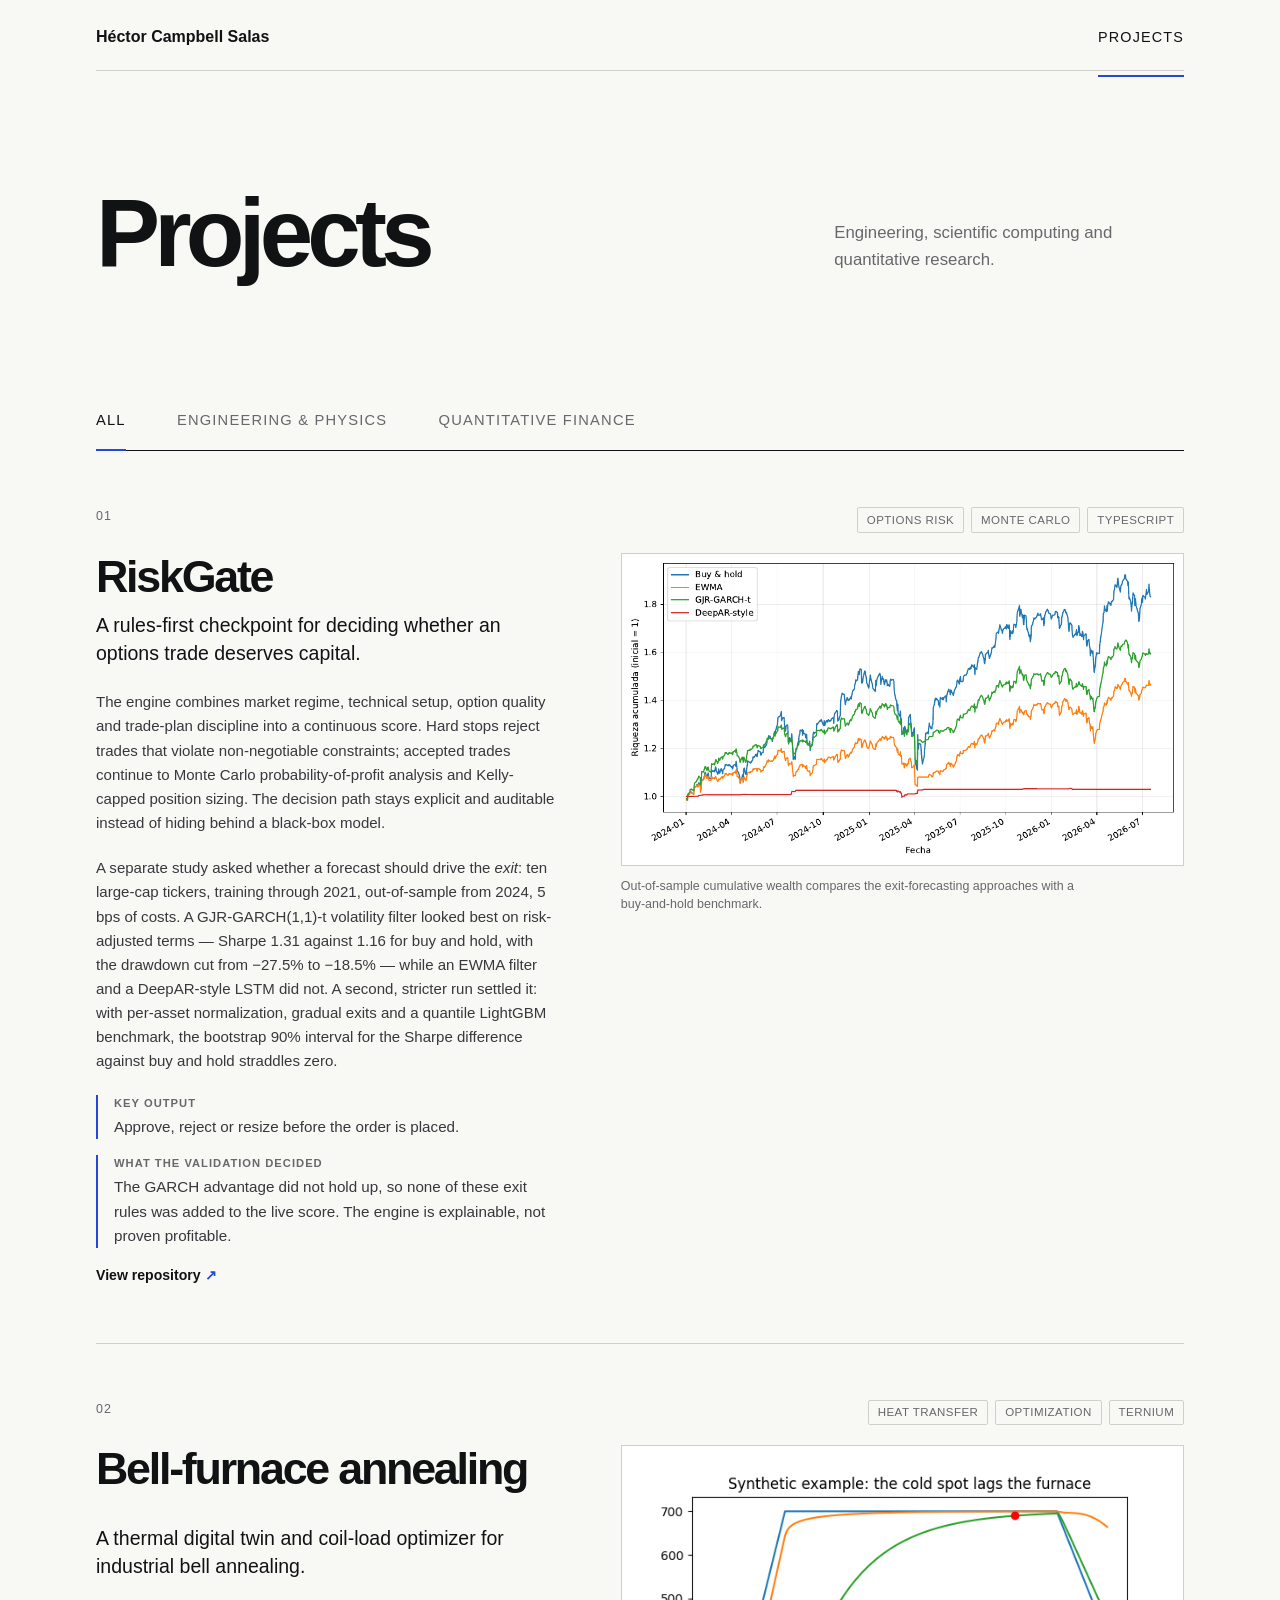
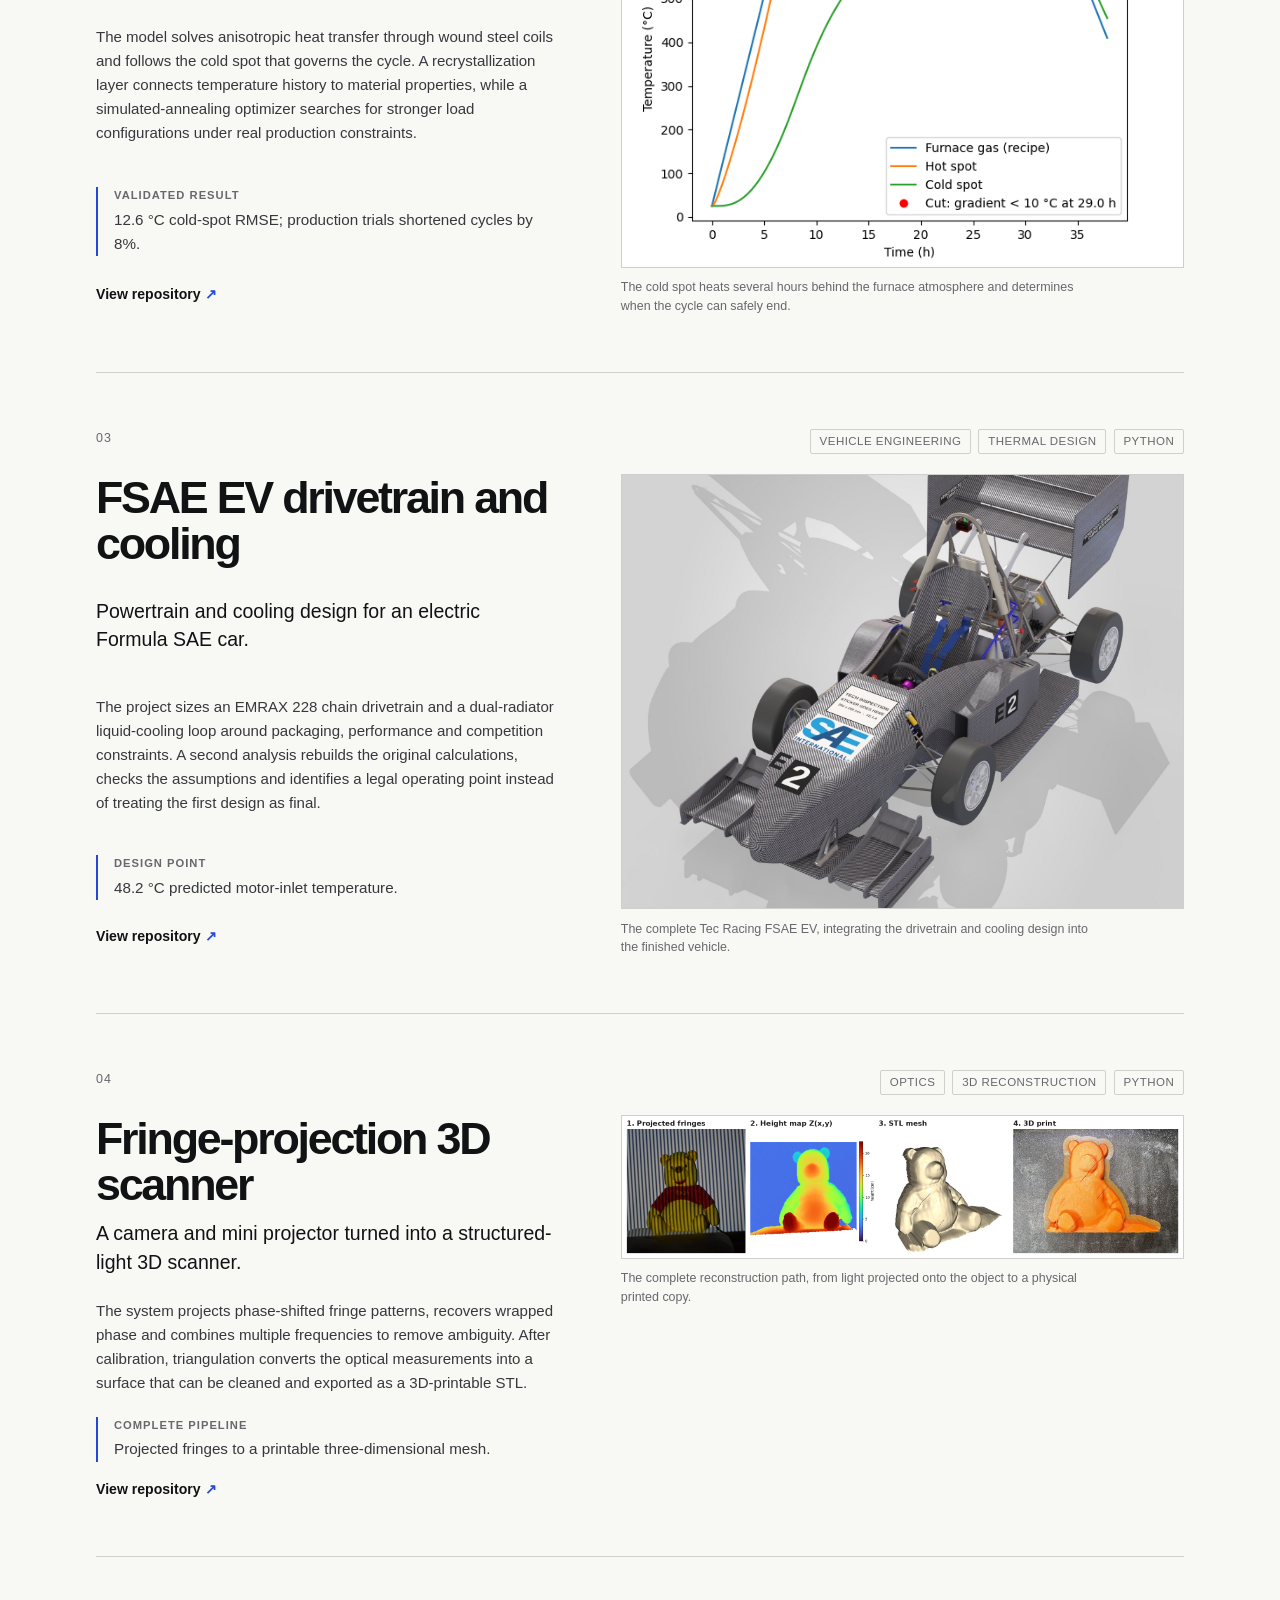
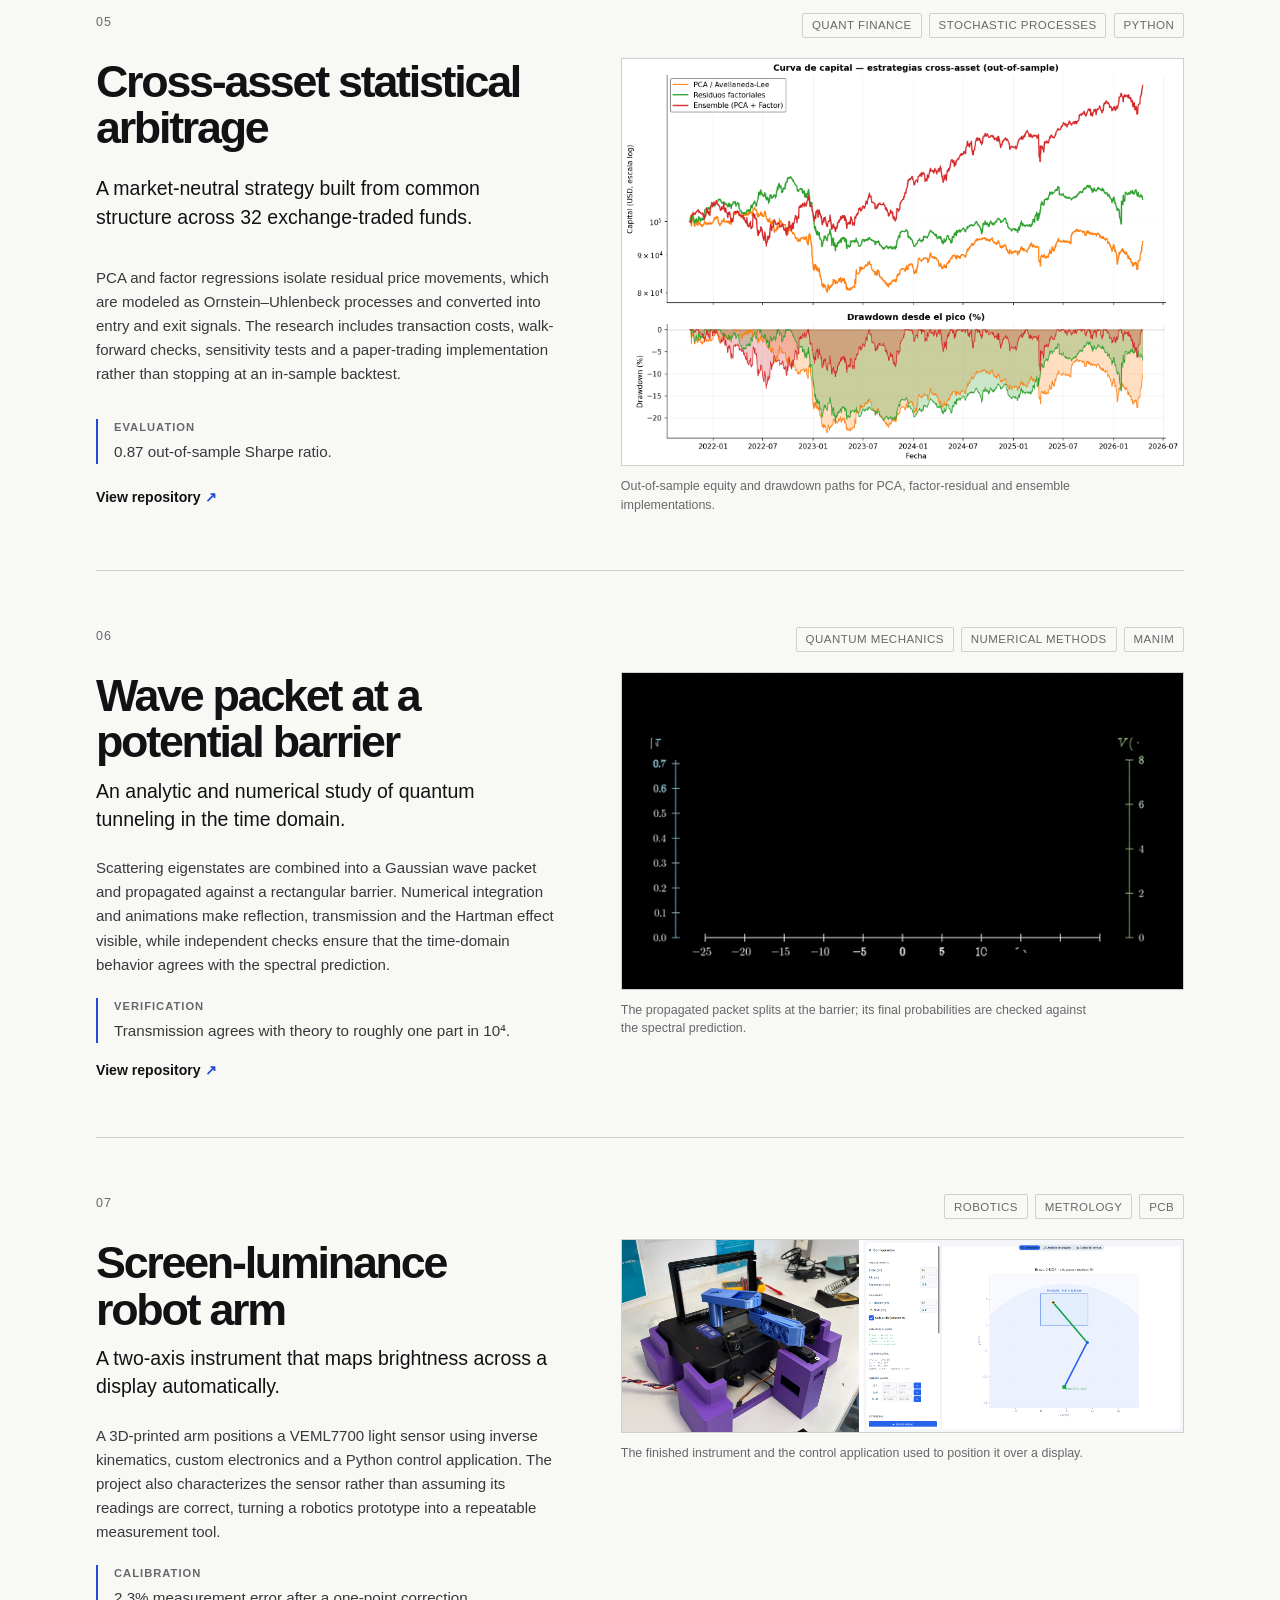
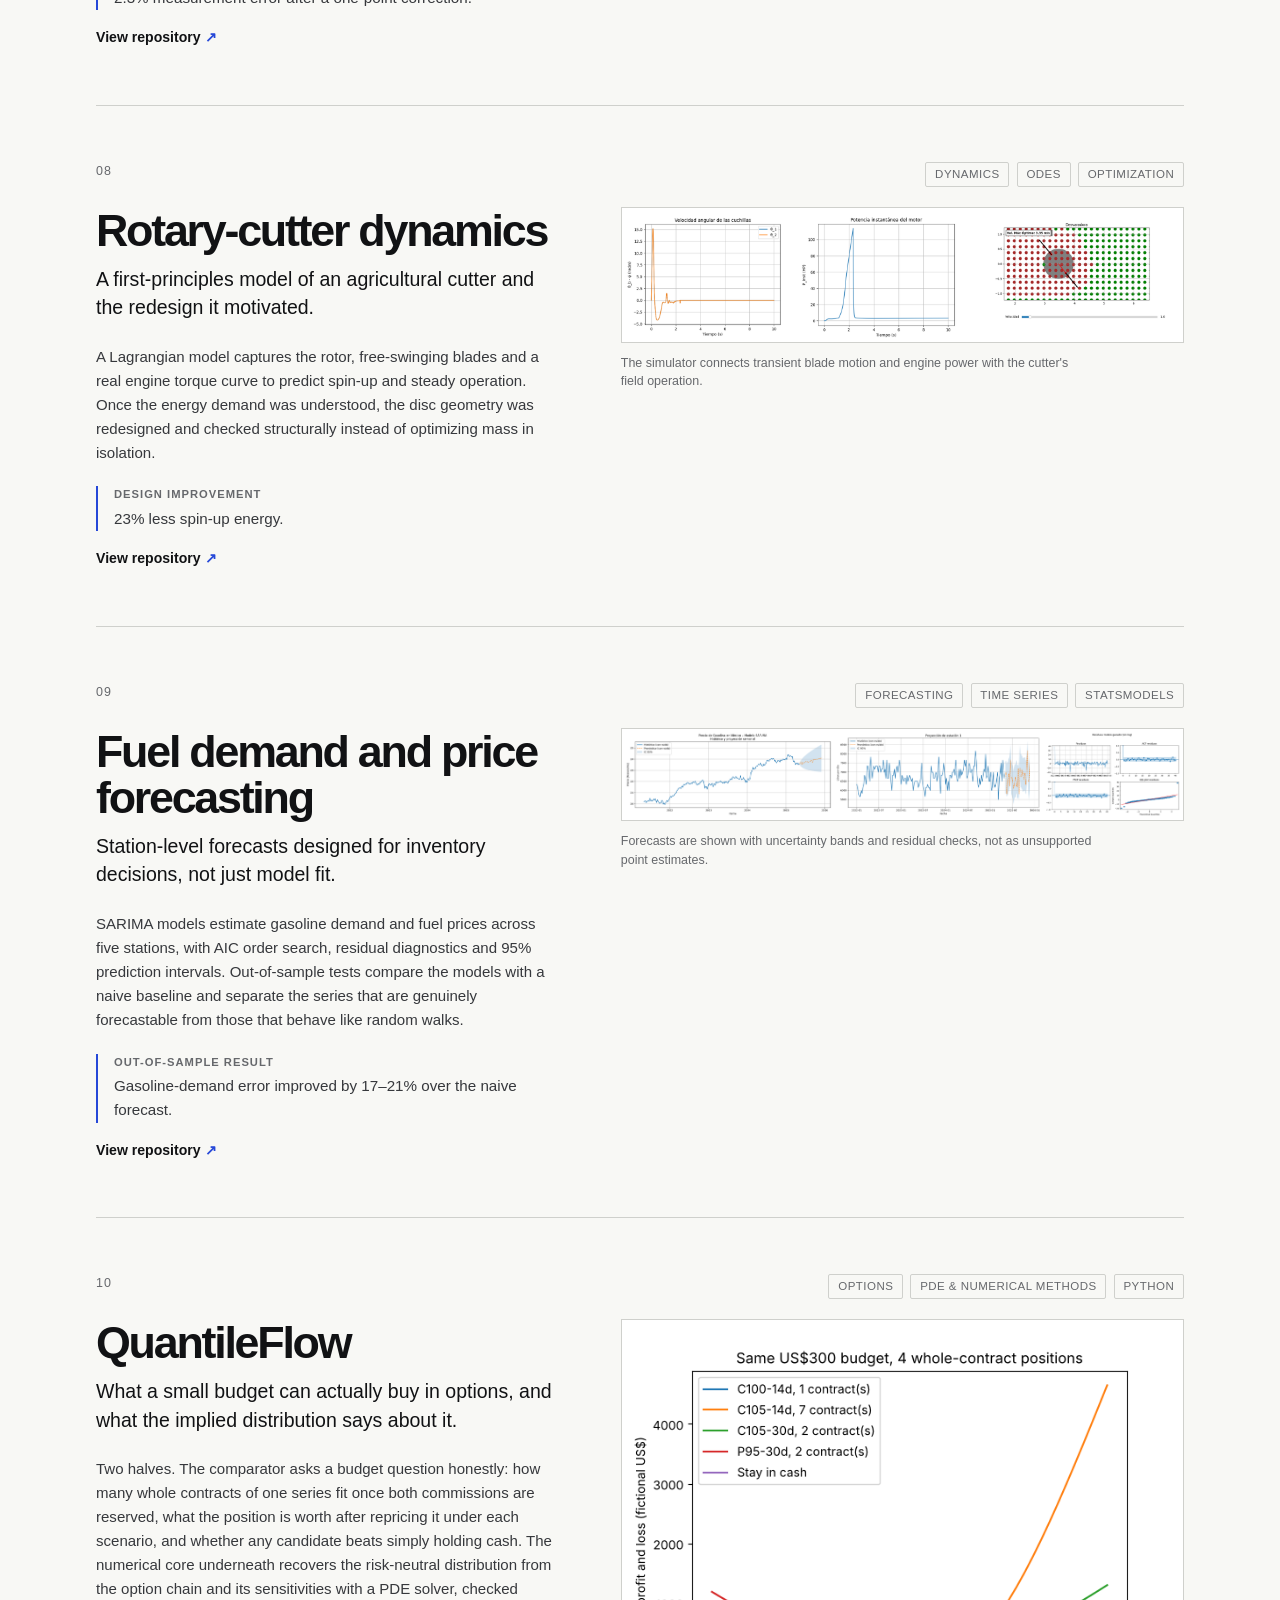
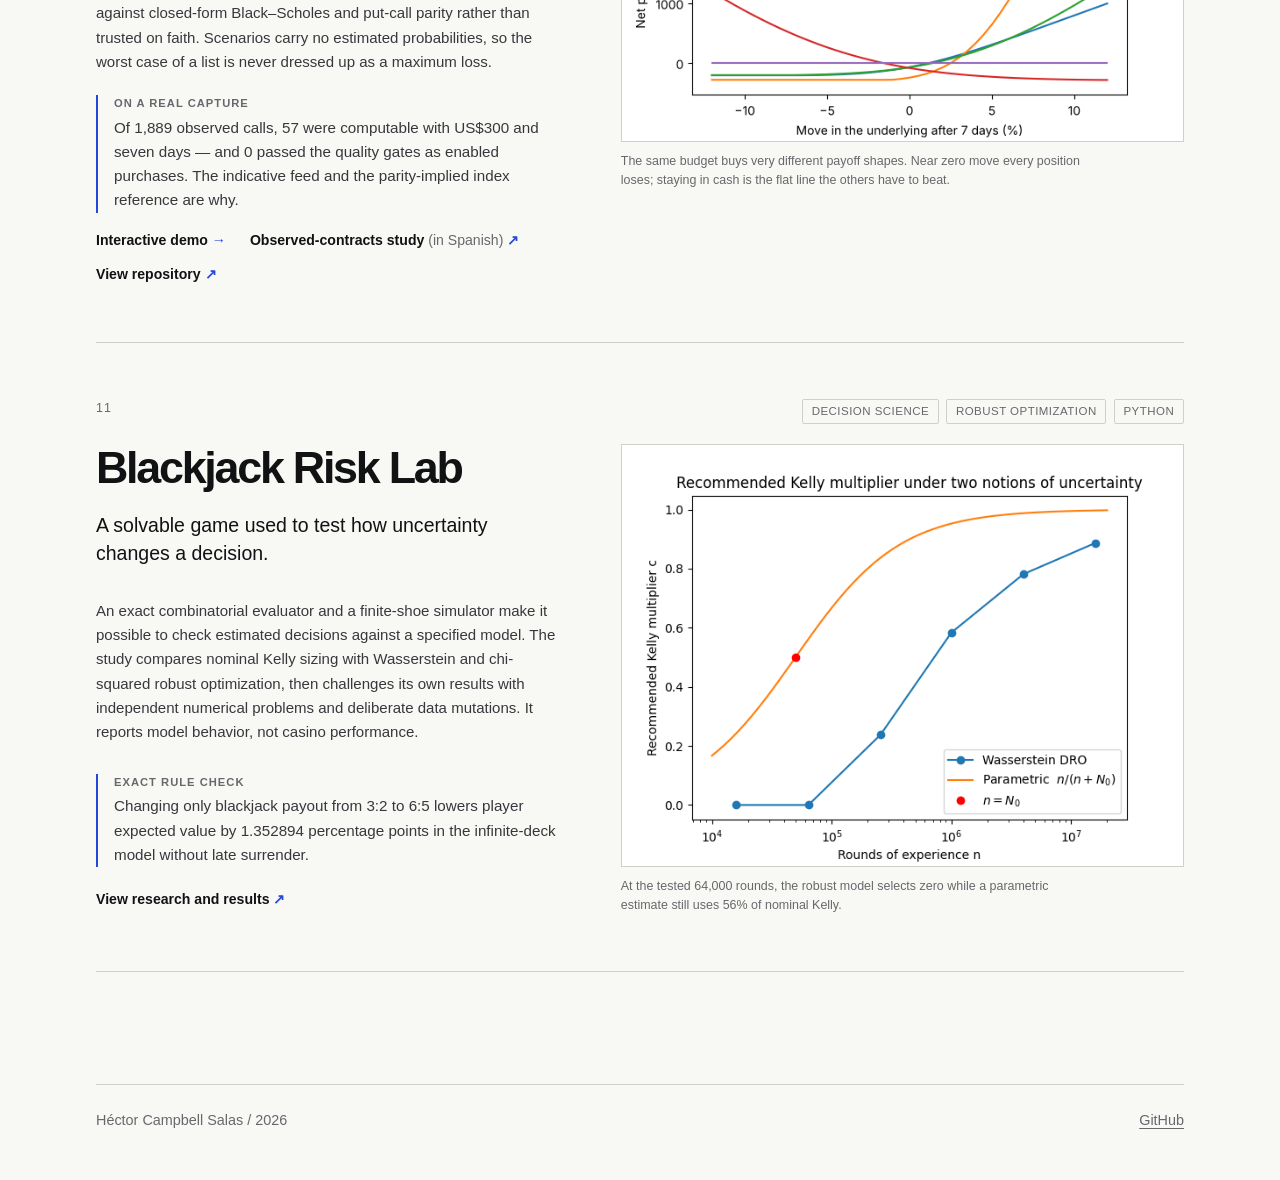
<file: index.html>
<!doctype html>
<html lang="en">
  <head>
    <meta charset="utf-8" />
    <meta name="viewport" content="width=device-width, initial-scale=1" />
    <meta name="description" content="Selected engineering, scientific computing and quantitative projects by Héctor Campbell Salas." />
    <meta name="theme-color" content="#f8f8f5" />
    <title>Projects — Héctor Campbell Salas</title>
    <link rel="icon" href="favicon.svg" type="image/svg+xml" />
    <link rel="stylesheet" href="styles.css" />
    <script src="script.js" defer></script>
  </head>
  <body>
    <a class="skip-link" href="#projects">Skip to projects</a>

    <header class="site-header">
      <a class="name" href="#projects">Héctor Campbell Salas</a>
      <nav class="tab-nav" aria-label="Portfolio section">
        <a href="#projects" aria-current="page">Projects</a>
      </nav>
    </header>

    <main id="projects" class="page-shell">
      <header class="view-heading">
        <h1>Projects</h1>
        <div class="heading-copy">
          <p>Engineering, scientific computing and quantitative research.</p>
        </div>
      </header>

      <div class="filters" role="group" aria-label="Filter projects">
        <button class="active" type="button" data-filter="all" aria-pressed="true">All</button>
        <button type="button" data-filter="technical" aria-pressed="false">Engineering &amp; Physics</button>
        <button type="button" data-filter="fin" aria-pressed="false">Quantitative Finance</button>
      </div>

      <div class="project-list">
        <article class="project" data-category="fin">
          <div class="project-topline">
            <span class="project-number">01</span>
            <ul class="tag-list" aria-label="RiskGate topics">
              <li>Options risk</li><li>Monte Carlo</li><li>TypeScript</li>
            </ul>
          </div>
          <h2>RiskGate</h2>
          <p class="project-lede">A rules-first checkpoint for deciding whether an options trade deserves capital.</p>
          <figure class="project-visual">
            <img src="assets/projects/riskgate-exit-forecasting.png" alt="Cumulative wealth comparison between buy and hold and EWMA, GJR-GARCH-t and DeepAR-style exit forecasts" loading="lazy" decoding="async" />
            <figcaption>Out-of-sample cumulative wealth compares the exit-forecasting approaches with a buy-and-hold benchmark.</figcaption>
          </figure>
          <div class="project-text">
          <p class="project-description">The engine combines market regime, technical setup, option quality and trade-plan discipline into a continuous score. Hard stops reject trades that violate non-negotiable constraints; accepted trades continue to Monte Carlo probability-of-profit analysis and Kelly-capped position sizing. The decision path stays explicit and auditable instead of hiding behind a black-box model.</p>
          <p class="project-description">A separate study asked whether a forecast should drive the <em>exit</em>: ten large-cap tickers, training through 2021, out-of-sample from 2024, 5 bps of costs. A GJR-GARCH(1,1)-t volatility filter looked best on risk-adjusted terms — Sharpe 1.31 against 1.16 for buy and hold, with the drawdown cut from −27.5% to −18.5% — while an EWMA filter and a DeepAR-style LSTM did not. A second, stricter run settled it: with per-asset normalization, gradual exits and a quantile LightGBM benchmark, the bootstrap 90% interval for the Sharpe difference against buy and hold straddles zero.</p>
          </div>
          <div class="project-bottom">
            <p class="project-result"><span>Key output</span> Approve, reject or resize before the order is placed.</p>
            <p class="project-result"><span>What the validation decided</span> The GARCH advantage did not hold up, so none of these exit rules was added to the live score. The engine is explainable, not proven profitable.</p>
            <a class="project-link" href="https://github.com/hectorcs23/riskgate-options-risk-engine" rel="noreferrer">View repository <span aria-hidden="true">↗</span></a>
          </div>
        </article>

        <article class="project" data-category="technical">
          <div class="project-topline">
            <span class="project-number">02</span>
            <ul class="tag-list" aria-label="Bell-furnace annealing topics">
              <li>Heat transfer</li><li>Optimization</li><li>Ternium</li>
            </ul>
          </div>
          <h2>Bell-furnace annealing</h2>
          <p class="project-lede">A thermal digital twin and coil-load optimizer for industrial bell annealing.</p>
          <figure class="project-visual">
            <img src="assets/projects/bell-coil-field.png" alt="Simulated temperature field in a steel coil and the cold-spot heating curve during annealing" loading="lazy" decoding="async" />
            <figcaption>The cold spot heats several hours behind the furnace atmosphere and determines when the cycle can safely end.</figcaption>
          </figure>
          <p class="project-description">The model solves anisotropic heat transfer through wound steel coils and follows the cold spot that governs the cycle. A recrystallization layer connects temperature history to material properties, while a simulated-annealing optimizer searches for stronger load configurations under real production constraints.</p>
          <div class="project-bottom">
            <p class="project-result"><span>Validated result</span> 12.6 °C cold-spot RMSE; production trials shortened cycles by 8%.</p>
            <a class="project-link" href="https://github.com/hectorcs23/bell-annealing-optimization" rel="noreferrer">View repository <span aria-hidden="true">↗</span></a>
          </div>
        </article>

        <article class="project" data-category="technical">
          <div class="project-topline">
            <span class="project-number">03</span>
            <ul class="tag-list" aria-label="FSAE project topics">
              <li>Vehicle engineering</li><li>Thermal design</li><li>Python</li>
            </ul>
          </div>
          <h2>FSAE EV drivetrain and cooling</h2>
          <p class="project-lede">Powertrain and cooling design for an electric Formula SAE car.</p>
          <figure class="project-visual project-visual--compact">
            <img src="assets/projects/fsae-car.jpg" alt="Complete carbon-fiber Formula SAE electric race car render" loading="lazy" decoding="async" />
            <figcaption>The complete Tec Racing FSAE EV, integrating the drivetrain and cooling design into the finished vehicle.</figcaption>
          </figure>
          <p class="project-description">The project sizes an EMRAX 228 chain drivetrain and a dual-radiator liquid-cooling loop around packaging, performance and competition constraints. A second analysis rebuilds the original calculations, checks the assumptions and identifies a legal operating point instead of treating the first design as final.</p>
          <div class="project-bottom">
            <p class="project-result"><span>Design point</span> 48.2 °C predicted motor-inlet temperature.</p>
            <a class="project-link" href="https://github.com/hectorcs23/fsae-ev-drivetrain-cooling" rel="noreferrer">View repository <span aria-hidden="true">↗</span></a>
          </div>
        </article>

        <article class="project" data-category="technical">
          <div class="project-topline">
            <span class="project-number">04</span>
            <ul class="tag-list" aria-label="3D scanner topics">
              <li>Optics</li><li>3D reconstruction</li><li>Python</li>
            </ul>
          </div>
          <h2>Fringe-projection 3D scanner</h2>
          <p class="project-lede">A camera and mini projector turned into a structured-light 3D scanner.</p>
          <figure class="project-visual">
            <img src="assets/projects/fringe-scanner.png" alt="Four stages of the scanner pipeline: projected fringes, height map, STL mesh and 3D print" loading="lazy" decoding="async" />
            <figcaption>The complete reconstruction path, from light projected onto the object to a physical printed copy.</figcaption>
          </figure>
          <p class="project-description">The system projects phase-shifted fringe patterns, recovers wrapped phase and combines multiple frequencies to remove ambiguity. After calibration, triangulation converts the optical measurements into a surface that can be cleaned and exported as a 3D-printable STL.</p>
          <div class="project-bottom">
            <p class="project-result"><span>Complete pipeline</span> Projected fringes to a printable three-dimensional mesh.</p>
            <a class="project-link" href="https://github.com/hectorcs23/fringe-projection-3d-reconstruction" rel="noreferrer">View repository <span aria-hidden="true">↗</span></a>
          </div>
        </article>

        <article class="project" data-category="fin">
          <div class="project-topline">
            <span class="project-number">05</span>
            <ul class="tag-list" aria-label="Statistical arbitrage topics">
              <li>Quant finance</li><li>Stochastic processes</li><li>Python</li>
            </ul>
          </div>
          <h2>Cross-asset statistical arbitrage</h2>
          <p class="project-lede">A market-neutral strategy built from common structure across 32 exchange-traded funds.</p>
          <figure class="project-visual">
            <img src="assets/projects/stat-arb-equity.png" alt="Out-of-sample equity and drawdown curves for three cross-asset statistical arbitrage strategies" loading="lazy" decoding="async" />
            <figcaption>Out-of-sample equity and drawdown paths for PCA, factor-residual and ensemble implementations.</figcaption>
          </figure>
          <p class="project-description">PCA and factor regressions isolate residual price movements, which are modeled as Ornstein–Uhlenbeck processes and converted into entry and exit signals. The research includes transaction costs, walk-forward checks, sensitivity tests and a paper-trading implementation rather than stopping at an in-sample backtest.</p>
          <div class="project-bottom">
            <p class="project-result"><span>Evaluation</span> 0.87 out-of-sample Sharpe ratio.</p>
            <a class="project-link" href="https://github.com/hectorcs23/cross-asset-stat-arb" rel="noreferrer">View repository <span aria-hidden="true">↗</span></a>
          </div>
        </article>

        <article class="project" data-category="technical">
          <div class="project-topline">
            <span class="project-number">06</span>
            <ul class="tag-list" aria-label="Wave-packet project topics">
              <li>Quantum mechanics</li><li>Numerical methods</li><li>Manim</li>
            </ul>
          </div>
          <h2>Wave packet at a potential barrier</h2>
          <p class="project-lede">An analytic and numerical study of quantum tunneling in the time domain.</p>
          <figure class="project-visual">
            <img src="assets/projects/wave-packet.gif" alt="Animated quantum wave packet splitting at a potential barrier into reflected and transmitted components" loading="lazy" decoding="async" />
            <figcaption>The propagated packet splits at the barrier; its final probabilities are checked against the spectral prediction.</figcaption>
          </figure>
          <p class="project-description">Scattering eigenstates are combined into a Gaussian wave packet and propagated against a rectangular barrier. Numerical integration and animations make reflection, transmission and the Hartman effect visible, while independent checks ensure that the time-domain behavior agrees with the spectral prediction.</p>
          <div class="project-bottom">
            <p class="project-result"><span>Verification</span> Transmission agrees with theory to roughly one part in 10⁴.</p>
            <a class="project-link" href="https://github.com/hectorcs23/wave-packet-potential-barrier" rel="noreferrer">View repository <span aria-hidden="true">↗</span></a>
          </div>
        </article>

        <article class="project" data-category="technical">
          <div class="project-topline">
            <span class="project-number">07</span>
            <ul class="tag-list" aria-label="Robot-arm project topics">
              <li>Robotics</li><li>Metrology</li><li>PCB</li>
            </ul>
          </div>
          <h2>Screen-luminance robot arm</h2>
          <p class="project-lede">A two-axis instrument that maps brightness across a display automatically.</p>
          <figure class="project-visual">
            <img src="assets/projects/luminance-arm.png" alt="The physical two-axis luminance robot beside its Python control and inverse-kinematics interface" loading="lazy" decoding="async" />
            <figcaption>The finished instrument and the control application used to position it over a display.</figcaption>
          </figure>
          <p class="project-description">A 3D-printed arm positions a VEML7700 light sensor using inverse kinematics, custom electronics and a Python control application. The project also characterizes the sensor rather than assuming its readings are correct, turning a robotics prototype into a repeatable measurement tool.</p>
          <div class="project-bottom">
            <p class="project-result"><span>Calibration</span> 2.3% measurement error after a one-point correction.</p>
            <a class="project-link" href="https://github.com/hectorcs23/screen-luminance-robot-arm" rel="noreferrer">View repository <span aria-hidden="true">↗</span></a>
          </div>
        </article>

        <article class="project" data-category="technical">
          <div class="project-topline">
            <span class="project-number">08</span>
            <ul class="tag-list" aria-label="Rotary-cutter project topics">
              <li>Dynamics</li><li>ODEs</li><li>Optimization</li>
            </ul>
          </div>
          <h2>Rotary-cutter dynamics</h2>
          <p class="project-lede">A first-principles model of an agricultural cutter and the redesign it motivated.</p>
          <figure class="project-visual">
            <img src="assets/projects/rotary-cutter.png" alt="Rotary-cutter simulator showing blade angular speed, engine power and field coverage" loading="lazy" decoding="async" />
            <figcaption>The simulator connects transient blade motion and engine power with the cutter's field operation.</figcaption>
          </figure>
          <p class="project-description">A Lagrangian model captures the rotor, free-swinging blades and a real engine torque curve to predict spin-up and steady operation. Once the energy demand was understood, the disc geometry was redesigned and checked structurally instead of optimizing mass in isolation.</p>
          <div class="project-bottom">
            <p class="project-result"><span>Design improvement</span> 23% less spin-up energy.</p>
            <a class="project-link" href="https://github.com/hectorcs23/rotary-cutter-dynamics" rel="noreferrer">View repository <span aria-hidden="true">↗</span></a>
          </div>
        </article>

        <article class="project" data-category="fin">
          <div class="project-topline">
            <span class="project-number">09</span>
            <ul class="tag-list" aria-label="Fuel forecasting project topics">
              <li>Forecasting</li><li>Time series</li><li>statsmodels</li>
            </ul>
          </div>
          <h2>Fuel demand and price forecasting</h2>
          <p class="project-lede">Station-level forecasts designed for inventory decisions, not just model fit.</p>
          <figure class="project-visual">
            <img src="assets/projects/sarima-forecast.png" alt="SARIMA price and demand forecasts with prediction intervals and residual diagnostics" loading="lazy" decoding="async" />
            <figcaption>Forecasts are shown with uncertainty bands and residual checks, not as unsupported point estimates.</figcaption>
          </figure>
          <p class="project-description">SARIMA models estimate gasoline demand and fuel prices across five stations, with AIC order search, residual diagnostics and 95% prediction intervals. Out-of-sample tests compare the models with a naive baseline and separate the series that are genuinely forecastable from those that behave like random walks.</p>
          <div class="project-bottom">
            <p class="project-result"><span>Out-of-sample result</span> Gasoline-demand error improved by 17–21% over the naive forecast.</p>
            <a class="project-link" href="https://github.com/hectorcs23/sarima-fuel-demand" rel="noreferrer">View repository <span aria-hidden="true">↗</span></a>
          </div>
        </article>

        <article class="project" data-category="fin">
          <div class="project-topline">
            <span class="project-number">10</span>
            <ul class="tag-list" aria-label="QuantileFlow topics">
              <li>Options</li><li>PDE &amp; numerical methods</li><li>Python</li>
            </ul>
          </div>
          <h2>QuantileFlow</h2>
          <p class="project-lede">What a small budget can actually buy in options, and what the implied distribution says about it.</p>
          <figure class="project-visual">
            <img src="assets/projects/quantileflow-budget.png" alt="Net profit and loss against the move in the underlying for four whole-contract option positions bought with the same US$300 budget, plus a flat line for staying in cash" loading="lazy" decoding="async" />
            <figcaption>The same budget buys very different payoff shapes. Near zero move every position loses; staying in cash is the flat line the others have to beat.</figcaption>
          </figure>
          <p class="project-description">Two halves. The comparator asks a budget question honestly: how many whole contracts of one series fit once both commissions are reserved, what the position is worth after repricing it under each scenario, and whether any candidate beats simply holding cash. The numerical core underneath recovers the risk-neutral distribution from the option chain and its sensitivities with a PDE solver, checked against closed-form Black–Scholes and put-call parity rather than trusted on faith. Scenarios carry no estimated probabilities, so the worst case of a list is never dressed up as a maximum loss.</p>
          <div class="project-bottom">
            <p class="project-result"><span>On a real capture</span> Of 1,889 observed calls, 57 were computable with US$300 and seven days — and 0 passed the quality gates as enabled purchases. The indicative feed and the parity-implied index reference are why.</p>
            <div class="project-links">
              <a class="project-link" href="demo/quantileflow/">Interactive demo <span aria-hidden="true">→</span></a>
              <a class="project-link" href="https://github.com/hectorcs23/QuantileFlow/blob/main/docs/CONTRATOS_OBSERVADOS_2026-11-06.md" rel="noreferrer">Observed-contracts study <span class="idioma">(in Spanish)</span> <span aria-hidden="true">↗</span></a>
              <a class="project-link" href="https://github.com/hectorcs23/QuantileFlow" rel="noreferrer">View repository <span aria-hidden="true">↗</span></a>
            </div>
          </div>
        </article>
        <article class="project" data-category="fin">
          <div class="project-topline">
            <span class="project-number">11</span>
            <ul class="tag-list" aria-label="Blackjack Risk Lab topics">
              <li>Decision science</li><li>Robust optimization</li><li>Python</li>
            </ul>
          </div>
          <h2>Blackjack Risk Lab</h2>
          <p class="project-lede">A solvable game used to test how uncertainty changes a decision.</p>
          <figure class="project-visual">
            <img src="assets/projects/blackjack-kelly.png" alt="Robust and parametric Kelly multipliers against simulated rounds on a logarithmic scale" loading="lazy" decoding="async" />
            <figcaption>At the tested 64,000 rounds, the robust model selects zero while a parametric estimate still uses 56% of nominal Kelly.</figcaption>
          </figure>
          <p class="project-description">An exact combinatorial evaluator and a finite-shoe simulator make it possible to check estimated decisions against a specified model. The study compares nominal Kelly sizing with Wasserstein and chi-squared robust optimization, then challenges its own results with independent numerical problems and deliberate data mutations. It reports model behavior, not casino performance.</p>
          <div class="project-bottom">
            <p class="project-result"><span>Exact rule check</span> Changing only blackjack payout from 3:2 to 6:5 lowers player expected value by 1.352894 percentage points in the infinite-deck model without late surrender.</p>
            <a class="project-link" href="https://github.com/hectorcs23/blackjack-risk-lab" rel="noreferrer">View research and results <span aria-hidden="true">↗</span></a>
          </div>
        </article>
      </div>
    </main>

    <footer>
      <p>Héctor Campbell Salas <span aria-hidden="true">/</span> 2026</p>
      <a href="https://github.com/hectorcs23" rel="noreferrer">GitHub</a>
    </footer>

  </body>
</html>
</file>
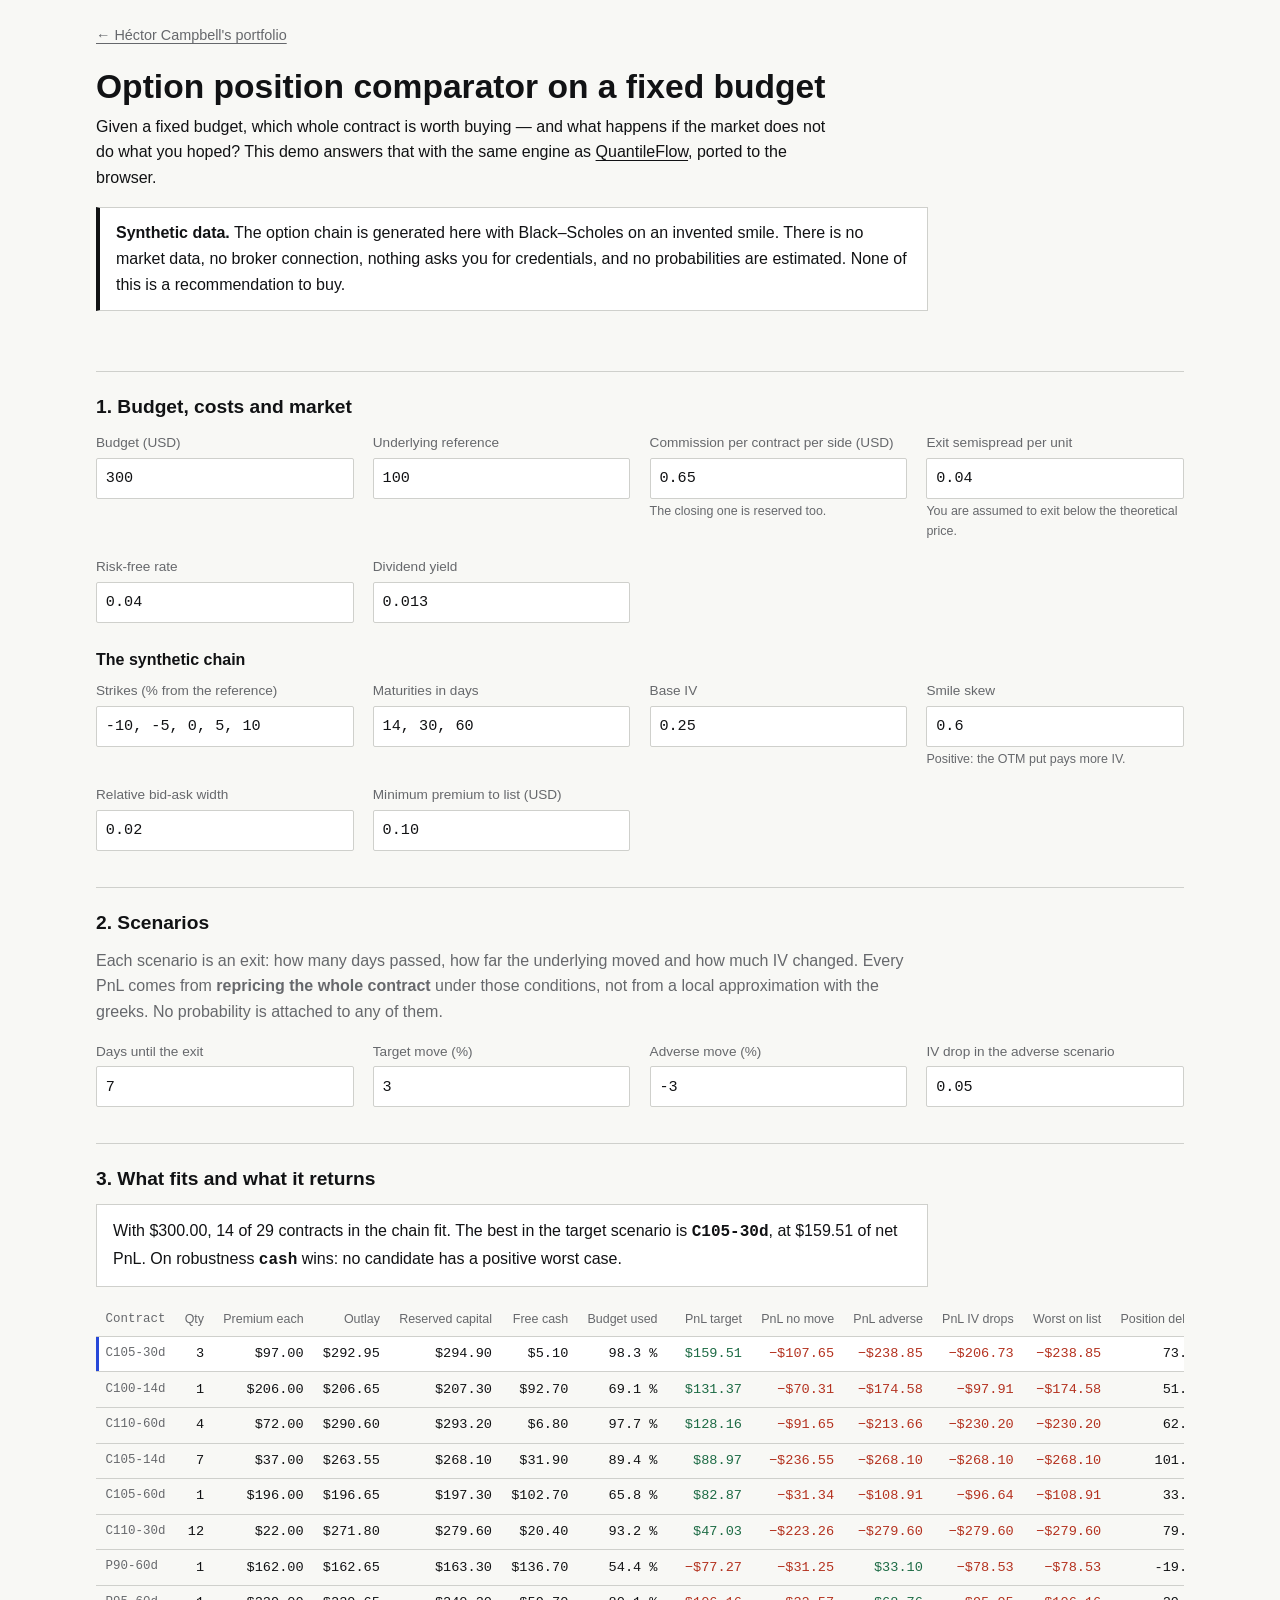
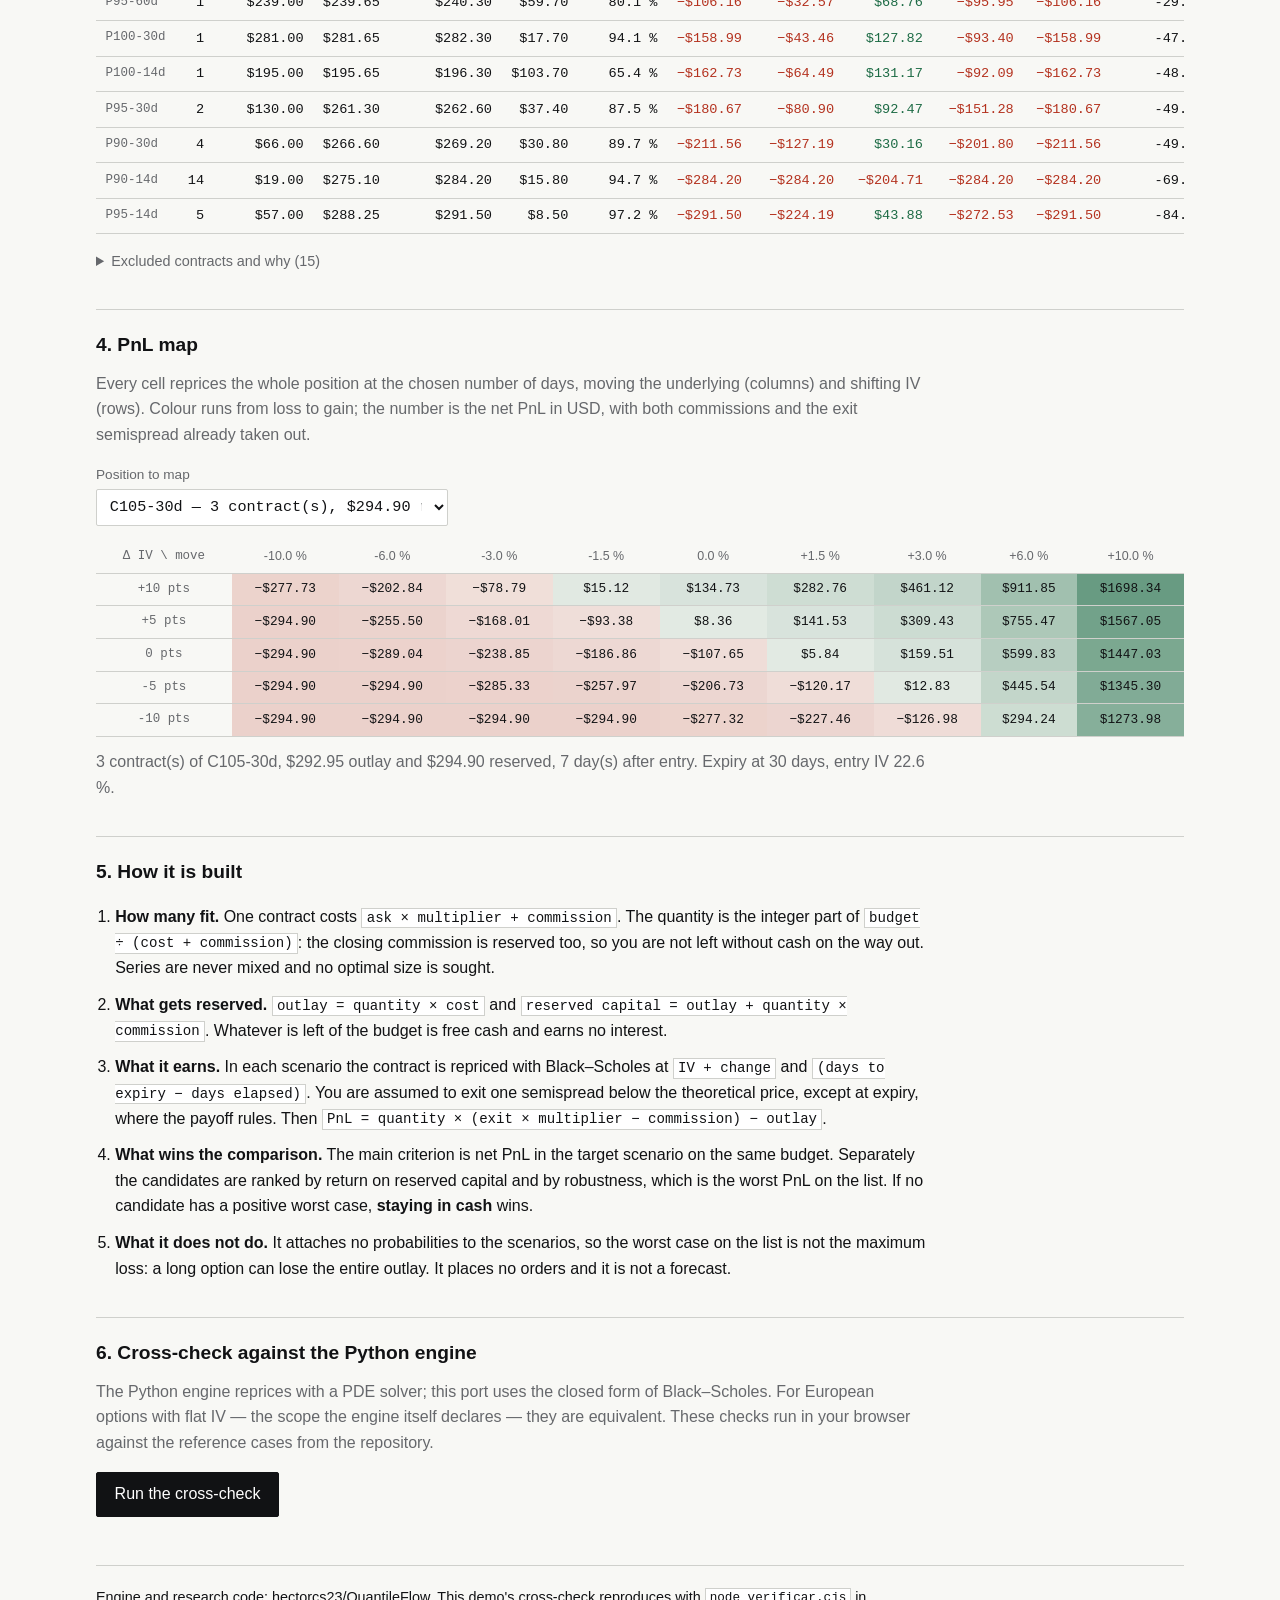
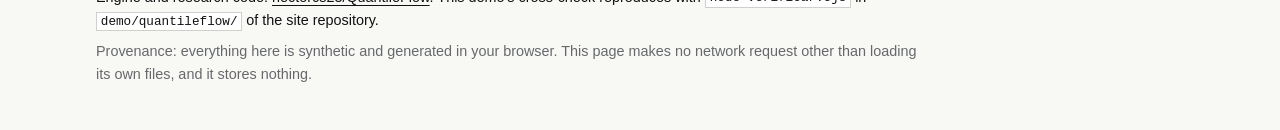
<file: demo/quantileflow/index.html>
<!doctype html>
<html lang="en">
<head>
<meta charset="utf-8" />
<meta name="viewport" content="width=device-width, initial-scale=1" />
<title>QuantileFlow — budget comparator</title>
<meta name="description" content="Synthetic demo of the option position comparator: whole contracts on a fixed budget, costs, cash and PnL maps. No market data and no broker connection." />
<link rel="icon" href="../../favicon.svg" />
<link rel="stylesheet" href="estilo.css" />
</head>
<body>
<a class="skip-link" href="#controles">Skip to the controls</a>

<header class="cabecera">
  <p class="volver"><a href="../../index.html">← Héctor Campbell's portfolio</a></p>
  <h1>Option position comparator on a fixed budget</h1>
  <p class="bajada">
    Given a fixed budget, which whole contract is worth buying — and what happens if the market
    does not do what you hoped? This demo answers that with the same engine as
    <a href="https://github.com/hectorcs23/QuantileFlow">QuantileFlow</a>, ported to the browser.
  </p>
  <p class="aviso" role="note">
    <strong>Synthetic data.</strong> The option chain is generated here with Black–Scholes on an
    invented smile. There is no market data, no broker connection, nothing asks you for credentials,
    and no probabilities are estimated. None of this is a recommendation to buy.
  </p>
</header>

<main>

<section id="controles" aria-labelledby="t-controles">
  <h2 id="t-controles">1. Budget, costs and market</h2>
  <div class="rejilla-campos">
    <label>Budget (USD)
      <input type="number" id="presupuesto" value="300" min="10" max="100000" step="10" />
    </label>
    <label>Underlying reference
      <input type="number" id="spot" value="100" min="1" max="100000" step="1" />
    </label>
    <label>Commission per contract per side (USD)
      <input type="number" id="comision" value="0.65" min="0" max="20" step="0.05" />
      <small>The closing one is reserved too.</small>
    </label>
    <label>Exit semispread per unit
      <input type="number" id="semispread" value="0.04" min="0" max="5" step="0.01" />
      <small>You are assumed to exit below the theoretical price.</small>
    </label>
    <label>Risk-free rate
      <input type="number" id="tasa" value="0.04" min="-0.05" max="0.5" step="0.005" />
    </label>
    <label>Dividend yield
      <input type="number" id="q" value="0.013" min="0" max="0.2" step="0.001" />
    </label>
  </div>

  <h3>The synthetic chain</h3>
  <div class="rejilla-campos">
    <label>Strikes (% from the reference)
      <input type="text" id="strikes" value="-10, -5, 0, 5, 10" />
    </label>
    <label>Maturities in days
      <input type="text" id="plazos" value="14, 30, 60" />
    </label>
    <label>Base IV
      <input type="number" id="iv-base" value="0.25" min="0.02" max="2" step="0.01" />
    </label>
    <label>Smile skew
      <input type="number" id="sesgo" value="0.6" min="-3" max="3" step="0.05" />
      <small>Positive: the OTM put pays more IV.</small>
    </label>
    <label>Relative bid-ask width
      <input type="number" id="ancho" value="0.02" min="0" max="0.5" step="0.005" />
    </label>
    <label>Minimum premium to list (USD)
      <input type="number" id="prima-min" value="0.10" min="0.01" max="50" step="0.05" />
    </label>
  </div>
</section>

<section aria-labelledby="t-escenarios">
  <h2 id="t-escenarios">2. Scenarios</h2>
  <p class="nota">
    Each scenario is an exit: how many days passed, how far the underlying moved and how much IV
    changed. Every PnL comes from <strong>repricing the whole contract</strong> under those
    conditions, not from a local approximation with the greeks. No probability is attached to any
    of them.
  </p>
  <div class="rejilla-campos">
    <label>Days until the exit
      <input type="number" id="dias" value="7" min="0" max="365" step="1" />
    </label>
    <label>Target move (%)
      <input type="number" id="mov-objetivo" value="3" min="-50" max="50" step="0.5" />
    </label>
    <label>Adverse move (%)
      <input type="number" id="mov-contrario" value="-3" min="-50" max="50" step="0.5" />
    </label>
    <label>IV drop in the adverse scenario
      <input type="number" id="caida-iv" value="0.05" min="0" max="0.5" step="0.01" />
    </label>
  </div>
  <p id="aviso-escenarios" class="error" role="alert" hidden></p>
</section>

<section aria-labelledby="t-resultados">
  <h2 id="t-resultados">3. What fits and what it returns</h2>
  <p id="resumen-decision" class="resumen"></p>
  <div class="tabla-envoltura">
    <table id="tabla" aria-describedby="t-resultados">
      <caption class="sr">Candidates on the same budget: whole quantity, reserved capital and PnL per scenario</caption>
      <thead><tr id="encabezado"></tr></thead>
      <tbody id="cuerpo"></tbody>
    </table>
  </div>
  <details id="det-excluidos">
    <summary>Excluded contracts and why (<span id="n-excluidos">0</span>)</summary>
    <ul id="excluidos"></ul>
  </details>
</section>

<section aria-labelledby="t-mapa">
  <h2 id="t-mapa">4. PnL map</h2>
  <p class="nota">
    Every cell reprices the whole position at the chosen number of days, moving the underlying
    (columns) and shifting IV (rows). Colour runs from loss to gain; the number is the net PnL in
    USD, with both commissions and the exit semispread already taken out.
  </p>
  <label class="campo-suelto">Position to map
    <select id="sel-posicion"></select>
  </label>
  <div id="mapa" class="mapa" role="img" aria-labelledby="t-mapa"></div>
  <p id="mapa-pie" class="nota pie"></p>
</section>

<section aria-labelledby="t-como">
  <h2 id="t-como">5. How it is built</h2>
  <ol class="explicacion">
    <li><strong>How many fit.</strong> One contract costs
      <code>ask × multiplier + commission</code>. The quantity is the integer part of
      <code>budget ÷ (cost + commission)</code>: the closing commission is reserved too, so you are
      not left without cash on the way out. Series are never mixed and no optimal size is sought.</li>
    <li><strong>What gets reserved.</strong> <code>outlay = quantity × cost</code> and
      <code>reserved capital = outlay + quantity × commission</code>. Whatever is left of the budget
      is free cash and earns no interest.</li>
    <li><strong>What it earns.</strong> In each scenario the contract is repriced with
      Black–Scholes at <code>IV + change</code> and
      <code>(days to expiry − days elapsed)</code>. You are assumed to exit one semispread below
      the theoretical price, except at expiry, where the payoff rules. Then
      <code>PnL = quantity × (exit × multiplier − commission) − outlay</code>.</li>
    <li><strong>What wins the comparison.</strong> The main criterion is net PnL in the target
      scenario on the same budget. Separately the candidates are ranked by return on reserved
      capital and by robustness, which is the worst PnL on the list. If no candidate has a positive
      worst case, <strong>staying in cash</strong> wins.</li>
    <li><strong>What it does not do.</strong> It attaches no probabilities to the scenarios, so the
      worst case on the list is not the maximum loss: a long option can lose the entire outlay. It
      places no orders and it is not a forecast.</li>
  </ol>
</section>

<section aria-labelledby="t-validacion">
  <h2 id="t-validacion">6. Cross-check against the Python engine</h2>
  <p class="nota">
    The Python engine reprices with a PDE solver; this port uses the closed form of Black–Scholes.
    For European options with flat IV — the scope the engine itself declares — they are equivalent.
    These checks run in your browser against the reference cases from the repository.
  </p>
  <button type="button" id="btn-validar">Run the cross-check</button>
  <div id="validacion" class="validacion" aria-live="polite"></div>
</section>

</main>

<footer class="pie-sitio">
  <p>
    Engine and research code:
    <a href="https://github.com/hectorcs23/QuantileFlow">hectorcs23/QuantileFlow</a>.
    This demo's cross-check reproduces with <code>node verificar.cjs</code> in
    <code>demo/quantileflow/</code> of the site repository.
  </p>
  <p class="nota">
    Provenance: everything here is synthetic and generated in your browser. This page makes no
    network request other than loading its own files, and it stores nothing.
  </p>
</footer>

<script src="motor.js"></script>
<script src="app.js"></script>
</body>
</html>
</file>
<file: styles.css>
:root {
  color-scheme: light;
  --paper: #f8f8f5;
  --white: #ffffff;
  --ink: #111214;
  --muted: #66686c;
  --line: #cfd0cc;
  --accent: #2648d8;
  --sans: Arial, Helvetica, sans-serif;
}

* { box-sizing: border-box; }
html { scroll-behavior: smooth; }

body {
  margin: 0;
  background: var(--paper);
  color: var(--ink);
  font-family: var(--sans);
  font-size: 1rem;
  line-height: 1.6;
  text-rendering: optimizeLegibility;
}

a { color: inherit; text-decoration-thickness: 1px; text-underline-offset: 0.2em; }
a:hover { color: var(--accent); }
:focus-visible { outline: 3px solid var(--accent); outline-offset: 4px; }
[hidden] { display: none !important; }

.skip-link {
  position: fixed;
  top: 0.75rem;
  left: 0.75rem;
  z-index: 10;
  padding: 0.65rem 0.9rem;
  background: var(--ink);
  color: var(--white);
  transform: translateY(-160%);
}

.skip-link:focus { transform: translateY(0); }

.site-header {
  width: min(100% - 2rem, 68rem);
  margin: 0 auto;
  padding: 1.25rem 0 1rem;
  display: flex;
  align-items: center;
  justify-content: space-between;
  gap: 2rem;
  border-bottom: 1px solid var(--line);
}

.name { font-weight: 700; text-decoration: none; }

.tab-nav a {
  position: relative;
  display: inline-block;
  padding: 0.35rem 0;
  color: var(--ink);
  font-size: 0.9rem;
  letter-spacing: 0.08em;
  text-decoration: none;
  text-transform: uppercase;
}

.tab-nav a::after {
  content: "";
  position: absolute;
  right: 0;
  bottom: -1.42rem;
  left: 0;
  height: 2px;
  background: var(--accent);
}

.page-shell {
  width: min(100% - 2rem, 68rem);
  min-height: calc(100vh - 10rem);
  margin: 0 auto;
  padding: clamp(4.5rem, 9vw, 7.5rem) 0 7rem;
}

h1, h2, p { margin-top: 0; }

.view-heading {
  display: grid;
  grid-template-columns: minmax(0, 1fr) minmax(14rem, 0.55fr);
  align-items: end;
  gap: clamp(3rem, 8vw, 7rem);
  margin-bottom: clamp(5rem, 10vw, 8rem);
}

.view-heading h1 {
  margin-bottom: 0;
  font-size: clamp(3.4rem, 7.5vw, 6rem);
  font-weight: 700;
  letter-spacing: -0.06em;
  line-height: 0.98;
}

.heading-copy > p {
  max-width: 30ch;
  margin-bottom: 0.4rem;
  color: var(--muted);
  font-size: 1.05rem;
}

.filters {
  display: flex;
  align-items: flex-end;
  gap: clamp(2rem, 4vw, 3.25rem);
  margin-bottom: 0;
  border-bottom: 1px solid var(--ink);
}

.filters button {
  position: relative;
  padding: 0 0 1.15rem;
  border: 0;
  background: transparent;
  color: var(--muted);
  font: inherit;
  font-size: 0.92rem;
  letter-spacing: 0.08em;
  text-transform: uppercase;
  cursor: pointer;
}

.filters button:hover { color: var(--ink); }

.filters button.active {
  color: var(--ink);
}

.filters button.active::after {
  content: "";
  position: absolute;
  right: 0;
  bottom: -1px;
  left: 0;
  height: 2px;
  background: var(--accent);
}

.project-list { border-top: 0; }

.project {
  display: grid;
  grid-template-columns: minmax(0, 0.9fr) minmax(22rem, 1.1fr);
  grid-template-areas:
    "topline topline"
    "title visual"
    "lede visual"
    "description visual"
    "bottom visual";
  column-gap: clamp(2rem, 5vw, 4rem);
  max-width: none;
  padding: clamp(2.25rem, 4.5vw, 3.5rem) 0;
  border-bottom: 1px solid var(--line);
}

.project-topline {
  grid-area: topline;
  display: flex;
  align-items: flex-start;
  justify-content: space-between;
  gap: 1.5rem;
  margin-bottom: 1.25rem;
}

.project-number {
  color: var(--muted);
  font-size: 0.78rem;
  letter-spacing: 0.08em;
}

.tag-list {
  display: flex;
  flex-wrap: wrap;
  justify-content: flex-end;
  gap: 0.45rem;
  margin: 0;
  padding: 0;
  list-style: none;
}

.tag-list li {
  padding: 0.2rem 0.55rem;
  border: 1px solid var(--line);
  border-radius: 2px;
  color: var(--muted);
  font-size: 0.72rem;
  letter-spacing: 0.04em;
  line-height: 1.45;
  text-transform: uppercase;
}

.project h2 {
  grid-area: title;
  max-width: 24ch;
  margin-bottom: 0.75rem;
  font-size: clamp(2rem, 3.5vw, 3.1rem);
  line-height: 1.03;
  letter-spacing: -0.05em;
}

.project-lede {
  grid-area: lede;
  max-width: 48ch;
  margin-bottom: 0.8rem;
  font-size: clamp(1.05rem, 1.7vw, 1.22rem);
  line-height: 1.45;
}

.project-visual {
  grid-area: visual;
  max-width: none;
  margin: 0;
}

.project-visual--compact { max-width: none; }

.project-visual img {
  display: block;
  width: 100%;
  height: auto;
  border: 1px solid var(--line);
  background: var(--white);
}

.project-visual figcaption {
  max-width: 68ch;
  margin-top: 0.65rem;
  color: var(--muted);
  font-size: 0.78rem;
  line-height: 1.5;
}

.project-description {
  grid-area: description;
  max-width: 67ch;
  margin: 0.65rem 0 1.35rem;
  color: #36383c;
  font-size: 0.94rem;
}

.project-bottom {
  grid-area: bottom;
  display: grid;
  grid-template-columns: 1fr;
  align-items: start;
  gap: 1rem;
}

.project-result {
  max-width: 44rem;
  margin: 0;
  padding-left: 1rem;
  border-left: 2px solid var(--accent);
  color: #36383c;
  font-size: 0.95rem;
}

.project-result span {
  display: block;
  margin-bottom: 0.15rem;
  color: var(--muted);
  font-size: 0.7rem;
  font-weight: 700;
  letter-spacing: 0.09em;
  text-transform: uppercase;
}

.project-link {
  white-space: nowrap;
  color: var(--ink);
  font-size: 0.88rem;
  font-weight: 700;
  text-decoration: none;
}

.project-link span { color: var(--accent); }

footer {
  width: min(100% - 2rem, 68rem);
  margin: 0 auto;
  padding: 1.5rem 0 3rem;
  display: flex;
  justify-content: space-between;
  gap: 1rem;
  border-top: 1px solid var(--line);
  color: var(--muted);
  font-size: 0.9rem;
}

footer p { margin: 0; }

@media (max-width: 860px) {
  .project {
    display: block;
    max-width: 44rem;
  }

  .project-visual {
    max-width: 40rem;
    margin: 1.5rem 0;
  }
}

@media (max-width: 620px) {
  .site-header { gap: 1rem; }
  .name { font-size: 0.95rem; }
  .tab-nav a { font-size: 0.8rem; }
  .view-heading { grid-template-columns: 1fr; gap: 1.25rem; margin-bottom: 4rem; }
  .heading-copy > p { margin-bottom: 0; }
  .filters {
    gap: 1.8rem;
    overflow-x: auto;
    scrollbar-width: none;
  }
  .filters::-webkit-scrollbar { display: none; }
  .filters button { flex: 0 0 auto; font-size: 0.76rem; }
  .project { padding: 2.5rem 0; }
  .project-topline { display: block; }
  .project-number { display: block; margin-bottom: 0.8rem; }
  .tag-list { justify-content: flex-start; }
  .project-visual { margin-top: 1.6rem; }
  .project-bottom { grid-template-columns: 1fr; align-items: start; gap: 1.4rem; }
  footer { display: block; }
  footer a { display: inline-block; margin-top: 0.4rem; }
}

@media (prefers-reduced-motion: reduce) { html { scroll-behavior: auto; } }

.project-links {
  display: flex;
  flex-wrap: wrap;
  gap: 0.75rem 1.5rem;
}

.project-text { grid-area: description; }
.project-text .project-description { max-width: 67ch; }

.project-link .idioma { color: var(--muted); font-weight: 400; }
</file>
<file: demo/quantileflow/estilo.css>
/* QuantileFlow demo. Same design tokens as the portfolio so it reads as
   part of the same site. */
:root {
  color-scheme: light;
  --paper: #f8f8f5;
  --white: #ffffff;
  --ink: #111214;
  --muted: #66686c;
  --line: #cfd0cc;
  --accent: #2648d8;
  --perdida: #b4321f;
  --ganancia: #1d6b45;
  --sans: Arial, Helvetica, sans-serif;
  --mono: ui-monospace, "SFMono-Regular", Menlo, Consolas, monospace;
}

* { box-sizing: border-box; }

body {
  margin: 0;
  background: var(--paper);
  color: var(--ink);
  font-family: var(--sans);
  font-size: 1rem;
  line-height: 1.6;
  text-rendering: optimizeLegibility;
}

a { color: inherit; text-decoration-thickness: 1px; text-underline-offset: 0.2em; }
a:hover { color: var(--accent); }
:focus-visible { outline: 3px solid var(--accent); outline-offset: 3px; }
[hidden] { display: none !important; }

.sr {
  position: absolute; width: 1px; height: 1px; padding: 0;
  overflow: hidden; clip: rect(0 0 0 0); white-space: nowrap; border: 0;
}

.skip-link {
  position: fixed; top: 0.75rem; left: 0.75rem; z-index: 10;
  padding: 0.65rem 0.9rem; background: var(--ink); color: var(--white);
  transform: translateY(-160%);
}
.skip-link:focus { transform: translateY(0); }

.cabecera, main, .pie-sitio {
  width: min(100% - 2rem, 68rem);
  margin: 0 auto;
}

.cabecera { padding: 1.5rem 0 0.5rem; }
.volver { margin: 0 0 1.25rem; font-size: 0.9rem; color: var(--muted); }
h1 { margin: 0 0 0.4rem; font-size: clamp(1.5rem, 4vw, 2.1rem); line-height: 1.2; }
.bajada { margin: 0 0 1rem; max-width: 46rem; }

.aviso {
  margin: 0 0 1rem;
  padding: 0.8rem 1rem;
  background: var(--white);
  border: 1px solid var(--line);
  border-left: 4px solid var(--ink);
  max-width: 52rem;
}

section {
  margin: 2.25rem 0;
  padding-top: 1.25rem;
  border-top: 1px solid var(--line);
}
h2 { margin: 0 0 0.6rem; font-size: 1.2rem; }
h3 { margin: 1.5rem 0 0.5rem; font-size: 1rem; }
.nota { color: var(--muted); max-width: 52rem; margin: 0 0 1rem; }
.pie { margin-top: 0.75rem; }
.error { color: var(--perdida); font-weight: bold; }

.rejilla-campos {
  display: grid;
  grid-template-columns: repeat(auto-fit, minmax(14rem, 1fr));
  gap: 0.9rem 1.2rem;
}

label { display: block; font-size: 0.85rem; color: var(--muted); }
.campo-suelto { max-width: 22rem; margin-bottom: 1rem; }
input, select {
  display: block; width: 100%; margin-top: 0.25rem;
  padding: 0.45rem 0.55rem;
  font: inherit; font-family: var(--mono); font-size: 0.95rem;
  color: var(--ink); background: var(--white);
  border: 1px solid var(--line); border-radius: 2px;
}
label small { display: block; margin-top: 0.2rem; font-size: 0.78rem; }

button {
  padding: 0.55rem 1.1rem;
  font: inherit;
  color: var(--white); background: var(--ink);
  border: 1px solid var(--ink); border-radius: 2px; cursor: pointer;
}
button:hover { background: var(--accent); border-color: var(--accent); }

.resumen {
  padding: 0.8rem 1rem; margin: 0 0 1rem;
  background: var(--white); border: 1px solid var(--line);
  max-width: 52rem;
}
.resumen strong { font-family: var(--mono); }

.tabla-envoltura { overflow-x: auto; }
table { border-collapse: collapse; width: 100%; font-size: 0.85rem; }
th, td {
  padding: 0.4rem 0.6rem; text-align: right;
  border-bottom: 1px solid var(--line); white-space: nowrap;
}
th { text-align: right; font-size: 0.78rem; color: var(--muted); font-weight: normal; }
th:first-child, td:first-child { text-align: left; font-family: var(--mono); }
tbody tr:hover { background: var(--white); }
tr.mejor { background: var(--white); box-shadow: inset 3px 0 0 var(--accent); }
td.num { font-family: var(--mono); }
td.neg { color: var(--perdida); }
td.pos { color: var(--ganancia); }

details { margin-top: 1rem; font-size: 0.9rem; }
summary { cursor: pointer; color: var(--muted); }
#excluidos { font-family: var(--mono); font-size: 0.85rem; }

.mapa { overflow-x: auto; }
.mapa table { font-size: 0.8rem; }
.mapa td, .mapa th { text-align: center; padding: 0.35rem 0.5rem; }
.mapa td { font-family: var(--mono); }
.mapa th { white-space: nowrap; }

.explicacion { max-width: 52rem; padding-left: 1.2rem; }
.explicacion li { margin-bottom: 0.7rem; }
code {
  font-family: var(--mono); font-size: 0.88em;
  padding: 0.1em 0.3em; background: var(--white); border: 1px solid var(--line);
}

.validacion { margin-top: 1rem; font-family: var(--mono); font-size: 0.85rem; }
.validacion div { padding: 0.15rem 0; }
.validacion .ok::before { content: "OK  "; color: var(--ganancia); }
.validacion .falla::before { content: "FALLA  "; color: var(--perdida); }
.validacion .falla { color: var(--perdida); }
.validacion .info { color: var(--muted); }
.validacion h3 { font-family: var(--sans); margin: 1rem 0 0.3rem; }

.pie-sitio {
  margin-top: 3rem; padding: 1.25rem 0 2.5rem;
  border-top: 1px solid var(--line);
  font-size: 0.9rem;
}
.pie-sitio p { margin: 0 0 0.5rem; max-width: 52rem; }

@media (max-width: 36rem) {
  .cabecera, main, .pie-sitio { width: calc(100% - 2rem); }
  .rejilla-campos { grid-template-columns: 1fr; }
}

td.vacio {
  text-align: left; white-space: normal;
  padding: 1rem; color: var(--muted); font-family: var(--sans);
  max-width: 48rem;
}
select:disabled { color: var(--muted); background: var(--paper); }
</file>
